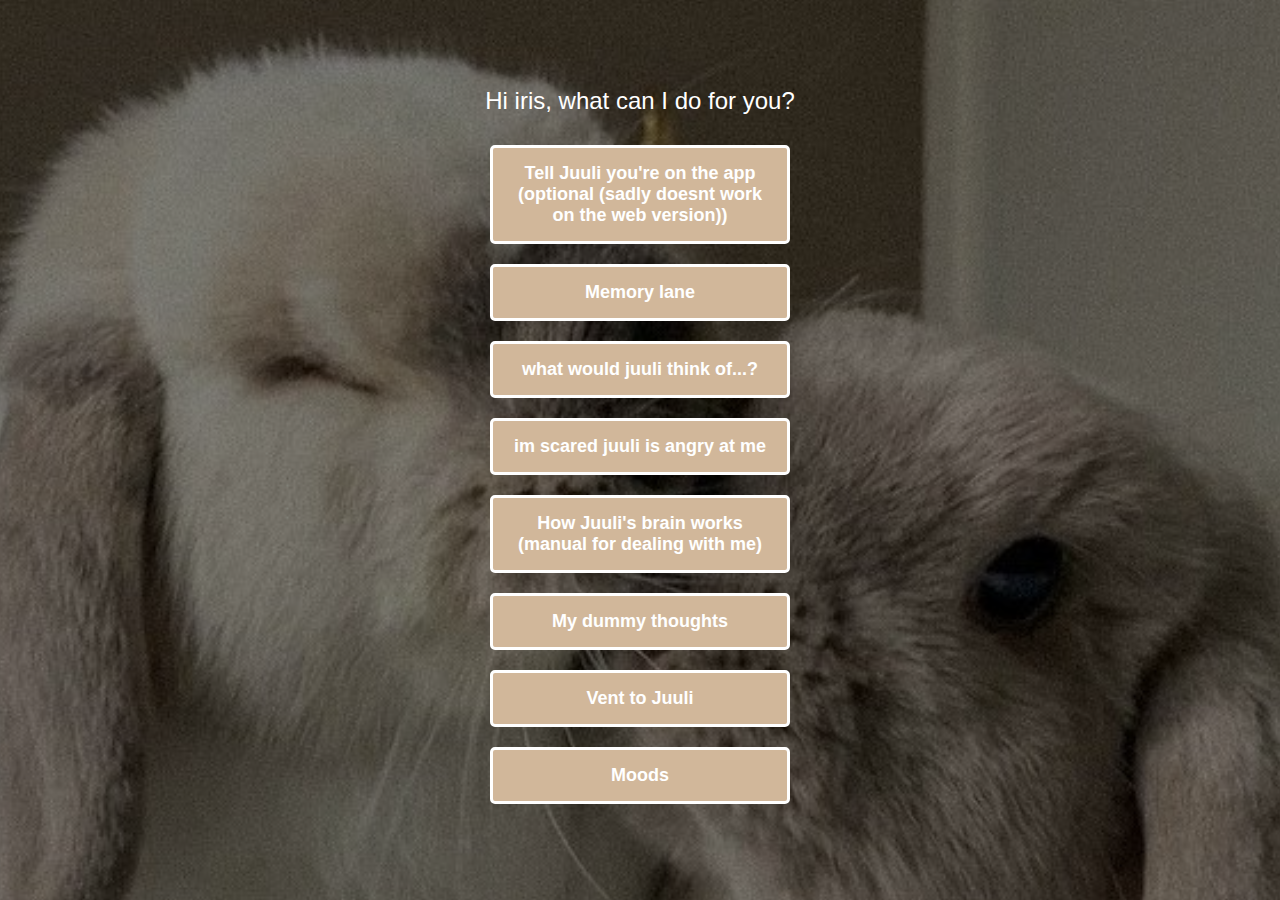
<file: index.html>
<html lang="en">
<head>
    <link rel="stylesheet" href="css/style.css">
    <meta charset="UTF-8">
    <meta name="viewport" content="width=device-width, initial-scale=1.0">
    <title>Document</title>
</head>
<body>
<div class="overlay"></div>

<p class="startp">Hi iris, what can I do for you?</p>

<div class="button">
  <a href="">
    <p class="buttonp">Tell Juuli you're on the app (optional (sadly doesnt work on the web version))</p>
  </a>
</div>

<div class="button">
  <a href="pages/memorylane.html">
    <p class="buttonp">Memory lane</p>
  </a>
</div>

<button class="button" onclick="reafirm()" id="reafirm">
  
    <p class="buttonp" >what would juuli think of...?</p>

</button>

<button class="button" onclick="angy()" id="angy">
  
    <p class="buttonp" >im scared juuli is angry at me </p>

</button>

<div class="button">
  <a href="pages/manual.html">
    <p class="buttonp">How Juuli's brain works (manual for dealing with me)</p>
  </a>
</div>

<div class="button">
  <a href="pages/whatithink.html">
    <p class="buttonp">My dummy thoughts</p>
  </a>
</div>

<div class="button">
  <a href="pages/vent.html">
    <p class="buttonp">Vent to Juuli</p>
  </a>
</div>

<div class="button">
  <a href="pages/mood.html">
    <p class="buttonp">Moods</p>
  </a>
</div>


</body>
</html>


<script src="javascript/js.js"></script>
</file>
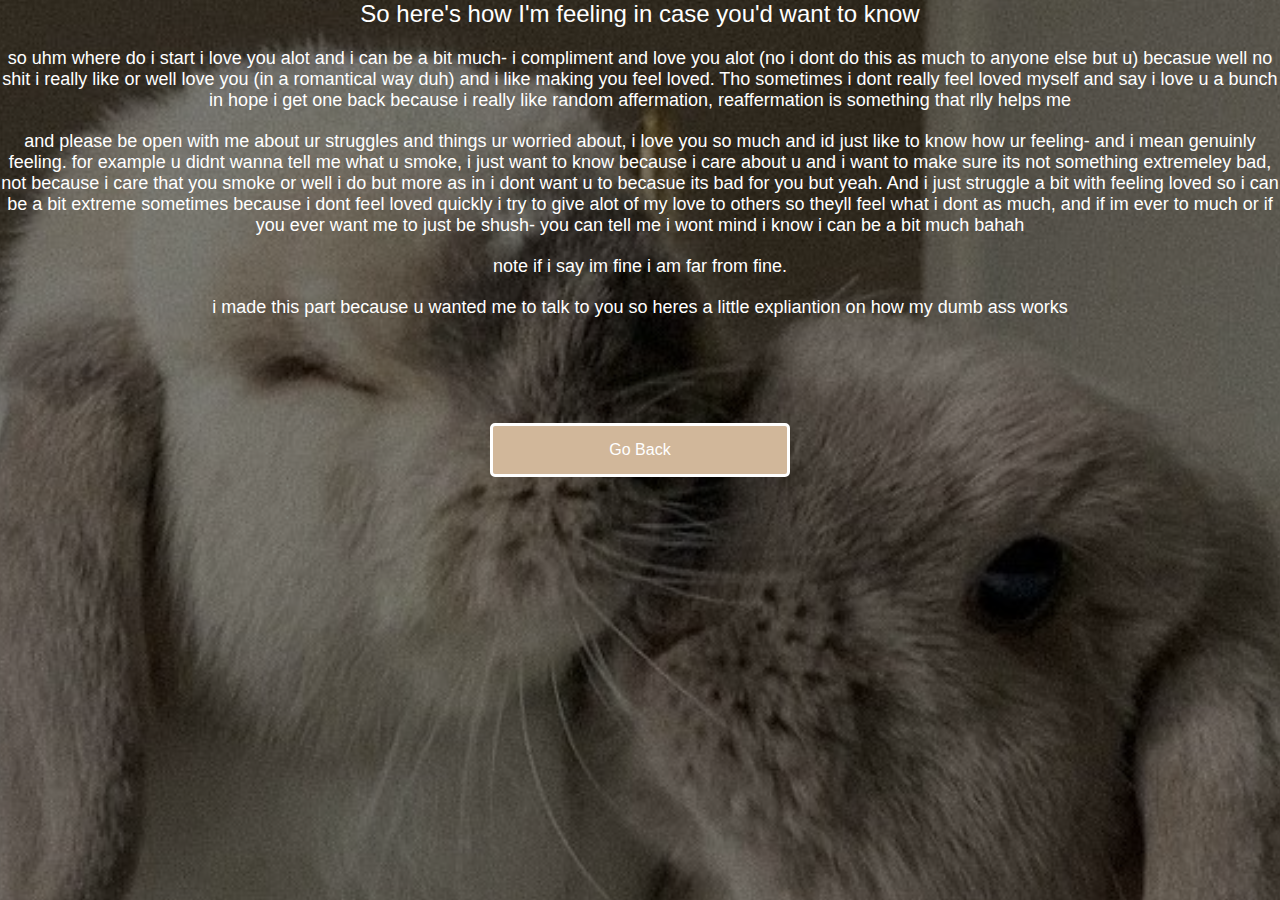
<file: pages/manual.html>
<html lang="en">
<head>
    <link rel="stylesheet" href="../css/style.css">
    <meta charset="UTF-8">
    <meta name="viewport" content="width=device-width, initial-scale=1.0">
    <title>Document</title>
</head>
<body>
    <div class="button">
        <a href="../index.html">
         Go Back
        </a>
        </div>  

       
        <div class="overlay">
    
     
        <p class="startp">So here's how I'm feeling in case you'd want to know</p>
        
      
         
    
     
        <p class="bodyp">
          so uhm where do i start i love you alot and i can be a bit much- i compliment and love you alot (no i dont do this as much to anyone else but u) becasue well no shit i really like or well love you (in a romantical way duh) and i like making you feel loved. Tho sometimes i dont really feel loved myself and say i love u a bunch in hope i get one back because i really like random affermation, reaffermation is something that rlly helps me
          
        </p>
    
     

          <p class="bodyp">
           and please be open with me about ur struggles and things ur worried about, i love you so much and id just like to know how ur feeling- and i mean genuinly feeling. for example u didnt wanna tell me what u smoke, i just want to know because i care about u and i want to make sure its not something extremeley bad, not because i care that you smoke or well i do but more as in i dont want u to becasue its bad for you but yeah. And i just struggle a bit with feeling loved so i can be a bit extreme sometimes because i dont feel loved quickly i try to give alot of my love to others so theyll feel what i dont as much, and if im ever to much or if you ever want me to just be shush- you can tell me i wont mind i know i can be a bit much bahah
          </p>
          <p class="bodyp">
           note if i say im fine i am far from fine.   </p>
          <p class="bodyp">i made this part because u wanted me to talk to you so heres a little expliantion on how my dumb ass works</p>
</div>



</body>
</html>
</file>
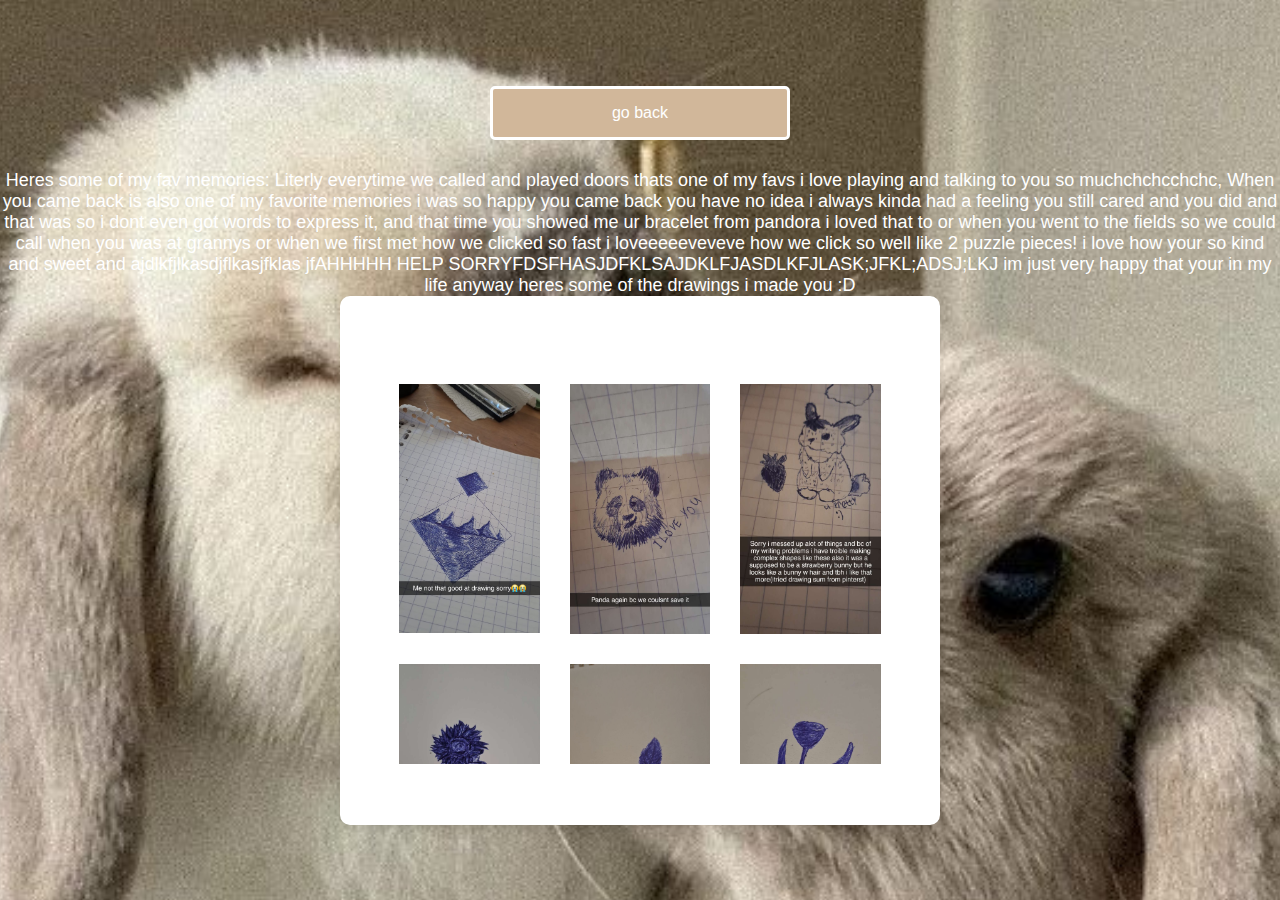
<file: pages/memorylane.html>
<html lang="en">
<head>
    <link rel="stylesheet" href="../css/style.css">
    <meta charset="UTF-8">
    <meta name="viewport" content="width=device-width, initial-scale=1.0">
    <title>Document</title>
</head>
<body>
    <div class="button">
        <a href="../index.html">
        go back
        </a>
        </div>
        <p class="bodyp">
            Heres some of my fav memories:
            Literly everytime we called and played doors thats one of my favs i love playing and talking to you so muchchchcchchc, 
            When you came back is also one of my favorite memories i was so happy you came back you have no idea i always kinda had a 
            feeling you still cared and you did and that was so i dont even got words to express it, and that time you showed me ur bracelet
            from pandora i loved that to or when you went to the fields so we could call when you was at grannys or when we first met how 
            we clicked so fast i loveeeeeveveve how we click so well like 2 puzzle pieces! i love how your so kind and sweet and ajdlkfjlkasdjflkasjfklas 
            jfAHHHHH HELP SORRYFDSFHASJDFKLSAJDKLFJASDLKFJLASK;JFKL;ADSJ;LKJ im just very happy that your in my life anyway heres some of the drawings i made you :D
          </p>
    <div class="container">
        <p class="startp">Memory lane!!!!</p>
       
         
    
    

        <div class="scrollContainer">
            <div class="imgContainer">
                <img src="../images/Drawing1.jpg" class="drawing" />
                <img src="../images/Drawing2.jpg" class="drawing" />
                <img src="../images/Drawing3.jpg" class="drawing" />
                <img src="../images/Drawing4.jpg" class="drawing" />
                <img src="../images/Drawing5.jpg" class="drawing" />
                <img src="../images/Drawing6.jpg" class="drawing" />
                <img src="../images/Drawing7.jpg" class="drawing" />
                <img src="../images/Drawing8.jpg" class="drawing" />
                <img src="../images/Drawing9.jpg" class="drawing" />
                <img src="../images/Drawing10.jpg" class="drawing" />
                <img src="../images/Drawing11.jpg" class="drawing" />
            </div>
          </div>
          
      
          <p class="bodyp">i love you</p>
        </div>



</body>
</html>
</file>
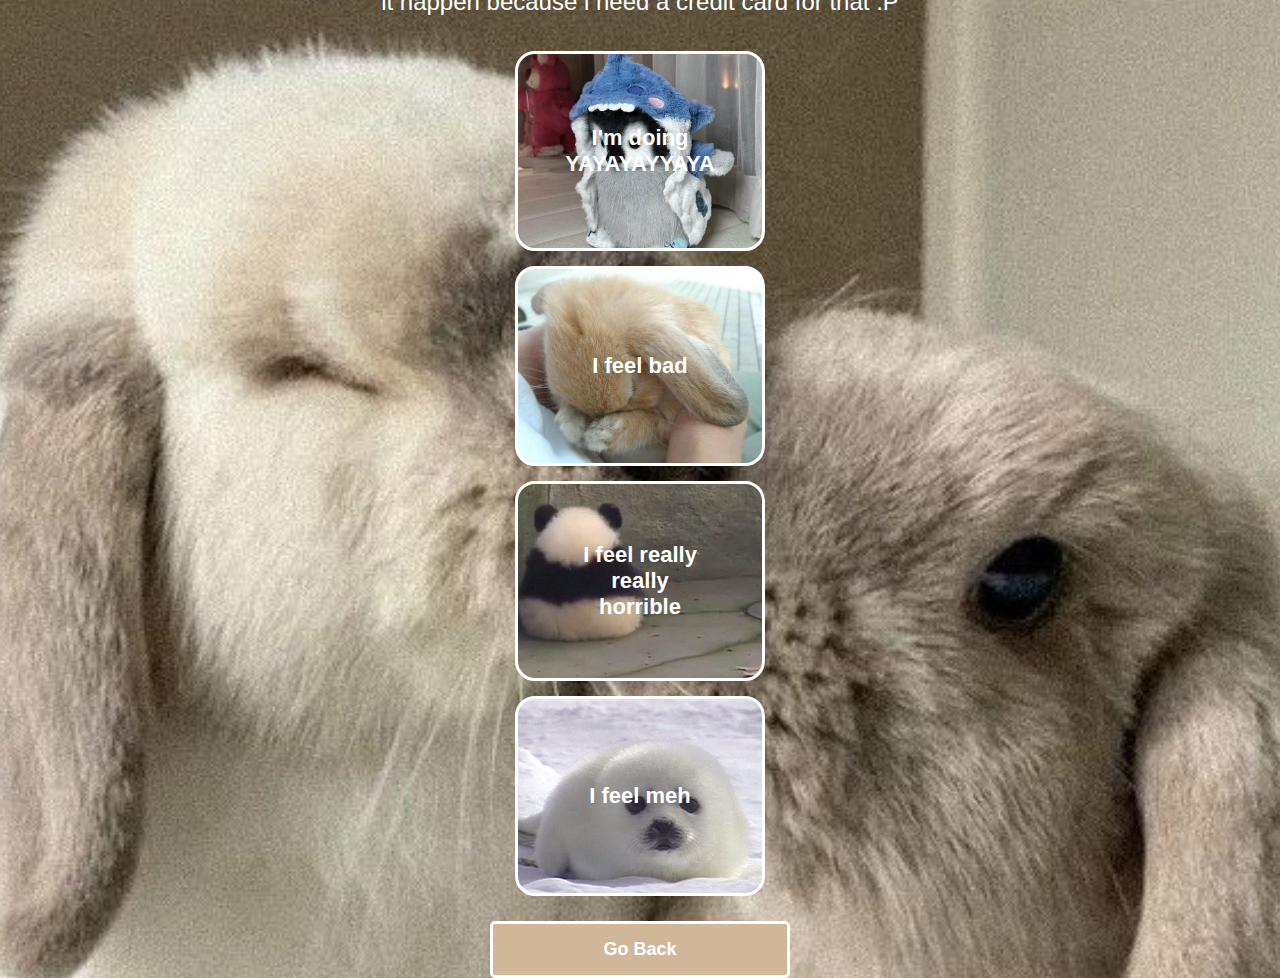
<file: pages/mood.html>
<html lang="en">
<head>
    <link rel="stylesheet" href="../css/style.css">
    <meta charset="UTF-8">
    <meta name="viewport" content="width=device-width, initial-scale=1.0">
    <title>Document</title>
</head>
<body>
  



        <p class="startp">Moods</p>
   
        <p class="startp">
            hii iris so in the original app i got an email whenever u said something here but in the website version i sadly cant make it happen because i need a credit card for that :P
        </p>

        <div class="mood-buttons">
            <button class="mood-button happy" >
                <p class="buttonText">I'm doing YAYAYAYYAYA</p>
            </button>

            <button class="mood-button sad" >
                <p class="buttonText">I feel bad</p>
            </button>

            <button class="mood-button supersad">
                <p class="buttonText">I feel really really horrible</p>
            </button>

            <button class="mood-button neutral" >
                <p class="buttonText">I feel meh</p>
            </button>
        </div>

        <div class="button">
            <a href="../index.html">
                <p class="buttonp">Go Back</p>
              </a>
            </div>

    
  


</body>
</html>

<script src="../javascript/js.js"></script>
</file>
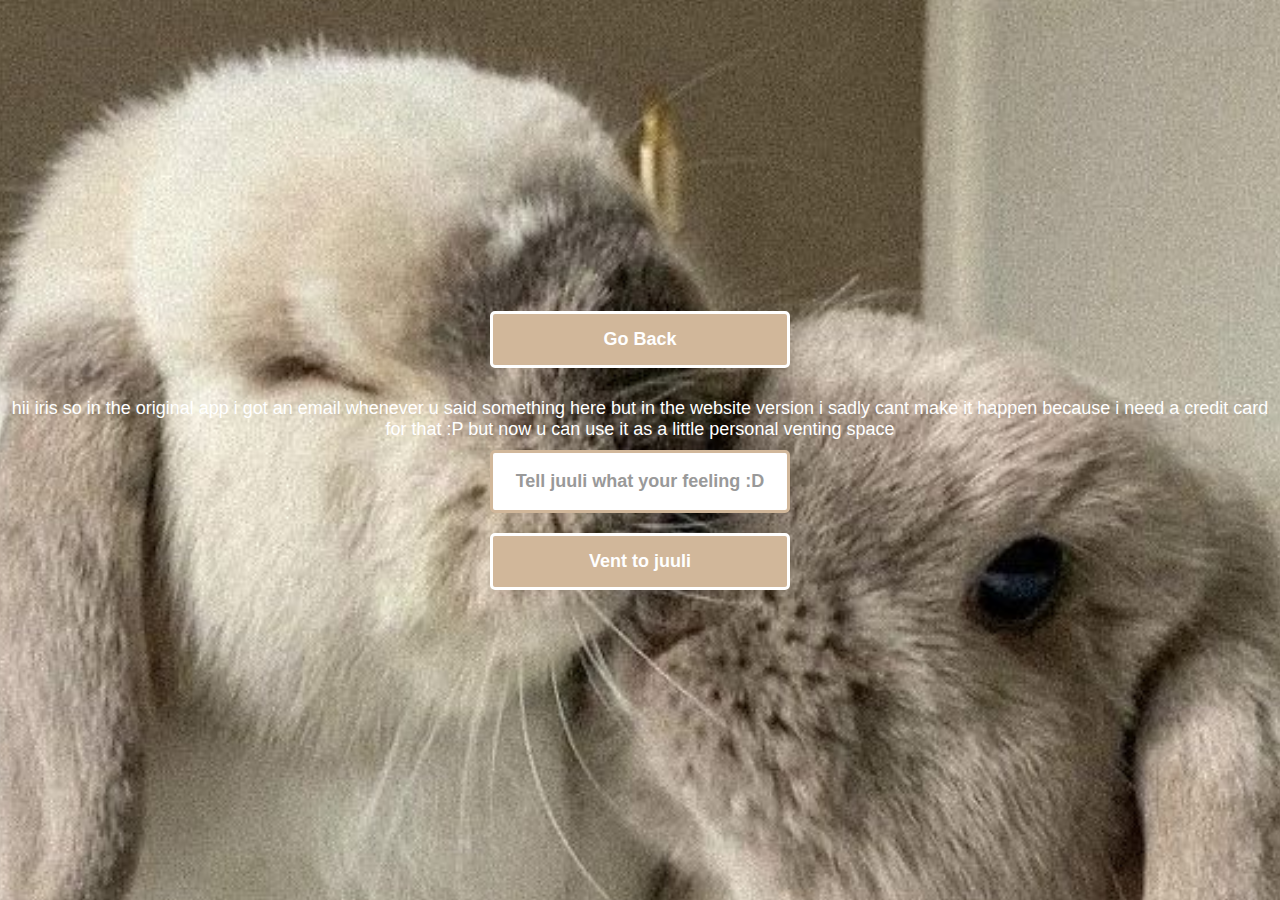
<file: pages/vent.html>
<html lang="en">
<head>
    <link rel="stylesheet" href="../css/style.css">
    <meta charset="UTF-8">
    <meta name="viewport" content="width=device-width, initial-scale=1.0">
    <title>Document</title>
</head>
<body>
    <div class="button">
        <a href="../index.html">
            <p class="buttonp">Go Back</p>
          </a>
        </div>
     

   
    
          
    
          <p class="bodyp">
           hii iris so in the original app i got an email whenever u said something here but in the website version i sadly cant make it happen because i need a credit card for that :P but now u can use it as a little personal venting space
          </p>
    
       
          
        

   

      <input
      class="input"
      placeholder="Tell juuli what your feeling :D"
    />
      <button class="button" onClick=>
        <p class="buttonp">Vent to juuli</p>
      </button>
</body>
</html>
</file>
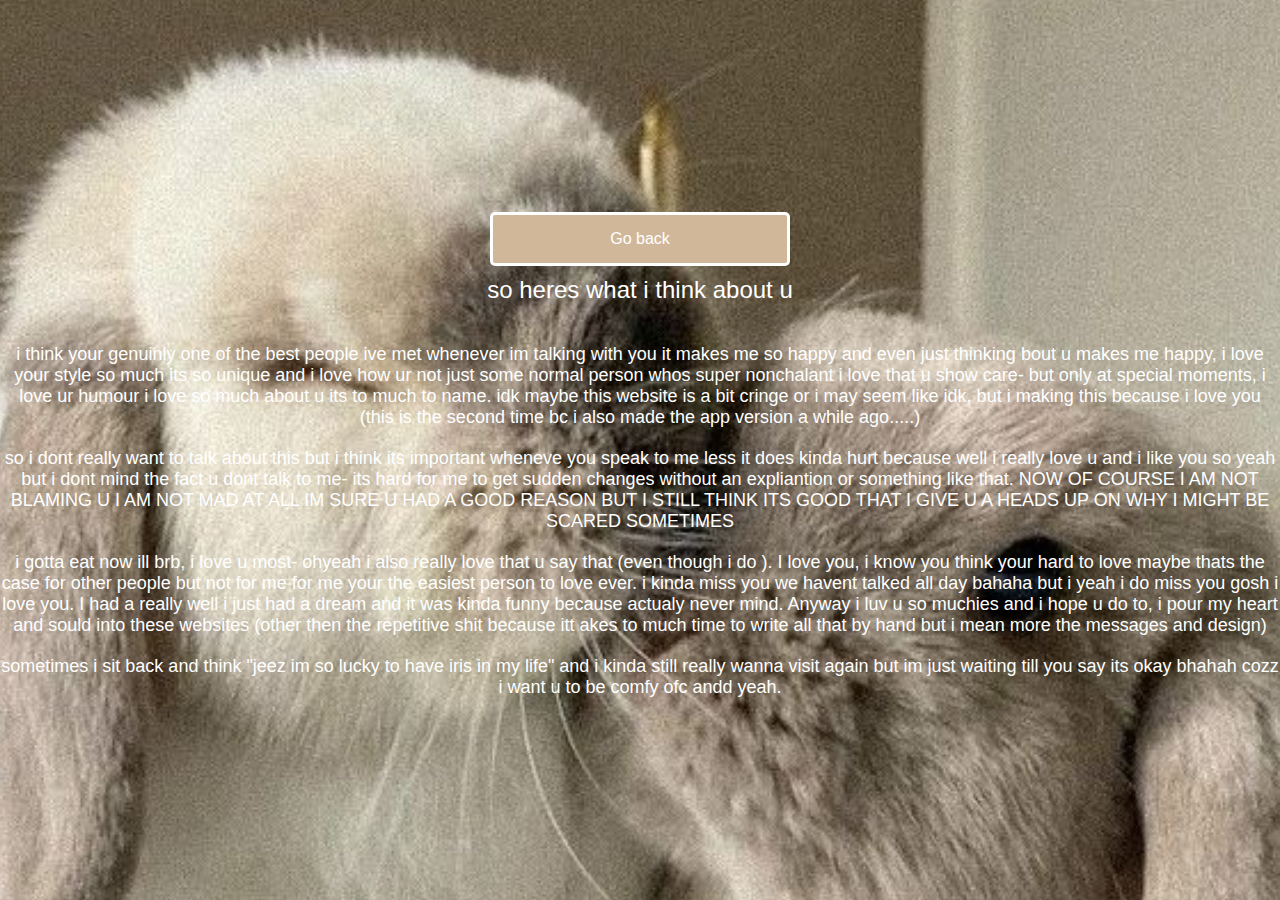
<file: pages/whatithink.html>
<html lang="en">
<head>
    <link rel="stylesheet" href="../css/style.css">
    <meta charset="UTF-8">
    <meta name="viewport" content="width=device-width, initial-scale=1.0">
    <title>Document</title>
</head>
<body>

        <div class="button">
            <a href="../index.html">
             Go back
            </a>
        </div>
        
    
     
        <p class="startp">so heres what i think about u</p>
        
   
        </div>
     
        <p class="bodyp">
           i think your genuinly one of the best people ive met whenever im talking with you it makes me so happy and even just thinking bout u makes me happy, i love your style so much its so unique and i love how ur not just some normal person whos super nonchalant i love that u show care- but only at special moments, i love ur humour i love so much about u its to much to name. idk maybe this website is a bit cringe or i may seem like idk, but i making this because i love you (this is the second time bc i also made the app version a while ago.....)
        </p>
    
     
 
          <p class="bodyp">
            so i dont really want to talk about this but i think its important wheneve you speak to me less it does kinda hurt because well i really love u and i like you so yeah but i dont mind the fact u dont talk to me- its hard for me to get sudden changes without an expliantion or something like that. NOW OF COURSE I AM NOT BLAMING U I AM NOT MAD AT ALL IM SURE U HAD A GOOD REASON BUT I STILL THINK ITS GOOD THAT I GIVE U A HEADS UP ON WHY I MIGHT BE SCARED SOMETIMES
          </p>
          <p class="bodyp">
            i gotta eat now ill brb, i love u most- ohyeah i also really love that u say that (even though i do ). I love you, i know you think your hard to love maybe thats the case for other people but not for me for me your the easiest person to love ever. i kinda miss you we havent talked all day bahaha but i yeah i do miss you gosh i love you. I had a really well i just had a dream and it was kinda funny because actualy never mind. Anyway i luv u so muchies and i hope u do to, i pour my heart and sould into these websites (other then the repetitive shit because itt akes to much time to write all that by hand but i mean more the messages and design)</p>
          <p class="bodyp">sometimes i sit back and think "jeez im so lucky to have iris in my life" and i kinda still really wanna visit again but im just waiting till you say its okay bhahah cozz i want u to be comfy ofc andd yeah.  </p>
     




</body>
</html>
</file>
<file: css/style.css>
* {
    margin: 0;
    padding: 0;
    box-sizing: border-box;
}

body {
    display: flex;
    justify-content: center;
    align-items: center;
    flex-direction: column;
    height: 100vh;
    margin: 0;
    background-image: url("../images/Background.jpg");
    background-size: 110%;
    background-repeat: no-repeat;
    background-position: center center;
    background-color: #f0f0f0;
    font-family: Arial, sans-serif;
    text-align: center;
}

.overlay {
    position: absolute;
    top: 0;
    left: 0;
    right: 0;
    bottom: 0;
    background: rgba(0, 0, 0, 0.5);
    z-index: -1;
}

.startp {
    font-size: 24px;
    margin-bottom: 20px;
    color: white;
}

.bodyp {
    color: white;
    font-size: 18px;
    margin-top: 20px;
    text-align: center;
}

.button-container {
    display: flex;
    flex-direction: column;
    align-items: center;
    justify-content: center;
    width: 100%;
}

button {
    color: white;
}

.button {
    margin: 10px 0;
    padding: 15px;
    border-radius: 5px;
    background-color: #d1b79a;
    border: 3px solid white;
    text-align: center;
    width: 100%;
    max-width: 300px;
}

.scrollContainer {
    width: 100%;
    height: 400px;
    overflow-y: scroll;
    display: flex;
    justify-content: center;
    padding: 10px;
    background-color: transparent;
    border: none;
}

.container {
    text-align: center;
    max-width: 600px;
    width: 100%;
    background-color: #fff;
    padding: 20px;
    border-radius: 10px;
    box-shadow: 0 4px 10px rgba(0, 0, 0, 0.1);
}

.bigText {
    font-size: 32px;
    margin-bottom: 20px;
}

.bodyText {
    font-size: 18px;
    color: #555;
    margin-bottom: 20px;
}

.mood-container {
    display: flex;
    flex-wrap: wrap;
    justify-content: center;
    gap: 15px;
    margin-bottom: 20px;
}

.mood-button {
    cursor: pointer;
    width: 100%;
    max-width: 250px;
}

.image-background {
    position: relative;
    border-radius: 15px;
    overflow: hidden;
    width: 100%;
    height: 200px;
    display: flex;
    justify-content: center;
    align-items: center;
    color: white;
    font-size: 18px;
    font-weight: bold;
    text-align: center;
}

.image-background p {
    position: absolute;
    bottom: 10px;
    left: 50%;
    transform: translateX(-50%);
    margin: 0;
}

.happy, .sad, .supersad, .neutral {
    background-size: cover;
    background-position: center;
    border-radius: 20px;  
    border: 3px solid white;  
    color: white;  
    display: flex;
    justify-content: center;
    align-items: center;
    text-align: center;
    font-size: 22px;  
    font-weight: bold;
    padding: 30px 50px; 
    width: 300px; 
    height: 200px;  
    margin: 15px;  
    box-sizing: border-box;  
}

.happy {
    background-image: url('../images/happy.jpg');
}

.sad {
    background-image: url('../images/sad.jpg');
}

.supersad {
    background-image: url('../images/supersad.jpg');
}

.neutral {
    background-image: url('../images/neutral.jpg');
}

.happy:hover, .sad:hover, .supersad:hover, .neutral:hover {
    opacity: 0.8; 
    cursor: pointer; 
}

input {
    padding: 15px;
    border-radius: 5px;
    background-color: #fff;
    border: 3px solid #d1b79a;
    text-align: center;
    width: 100%;
    max-width: 300px;
    color: #333;
    font-size: 18px;
    font-weight: bold;
    margin: 10px 0;
    box-sizing: border-box;
    height: auto;
    line-height: 1.5;
}

input::placeholder {
    color: #999;
    opacity: 1;
}

input:hover {
    background-color: #f4f4f4;
    cursor: pointer;
}

input:focus {
    outline: none;
    background-color: #f0f0f0;
    border-color: #b8976b;
}

.imgContainer {
    display: flex;
    flex-wrap: wrap;
    justify-content: center;
    gap: 10px;
}

.drawing {
    max-width: 80%;
    max-height: 250px;
    object-fit: contain;
    margin: 10px;
    display: block;
}

.button a {
    text-decoration: none;
    color: white;
    display: block;
}

.buttonp {
    margin: 0;
    font-size: 18px;
    font-weight: bold;
}

.button:hover {
    background-color: #b8976b;
    cursor: pointer;
}

.button a:hover {
    color: #ffffff;
}
</file>
